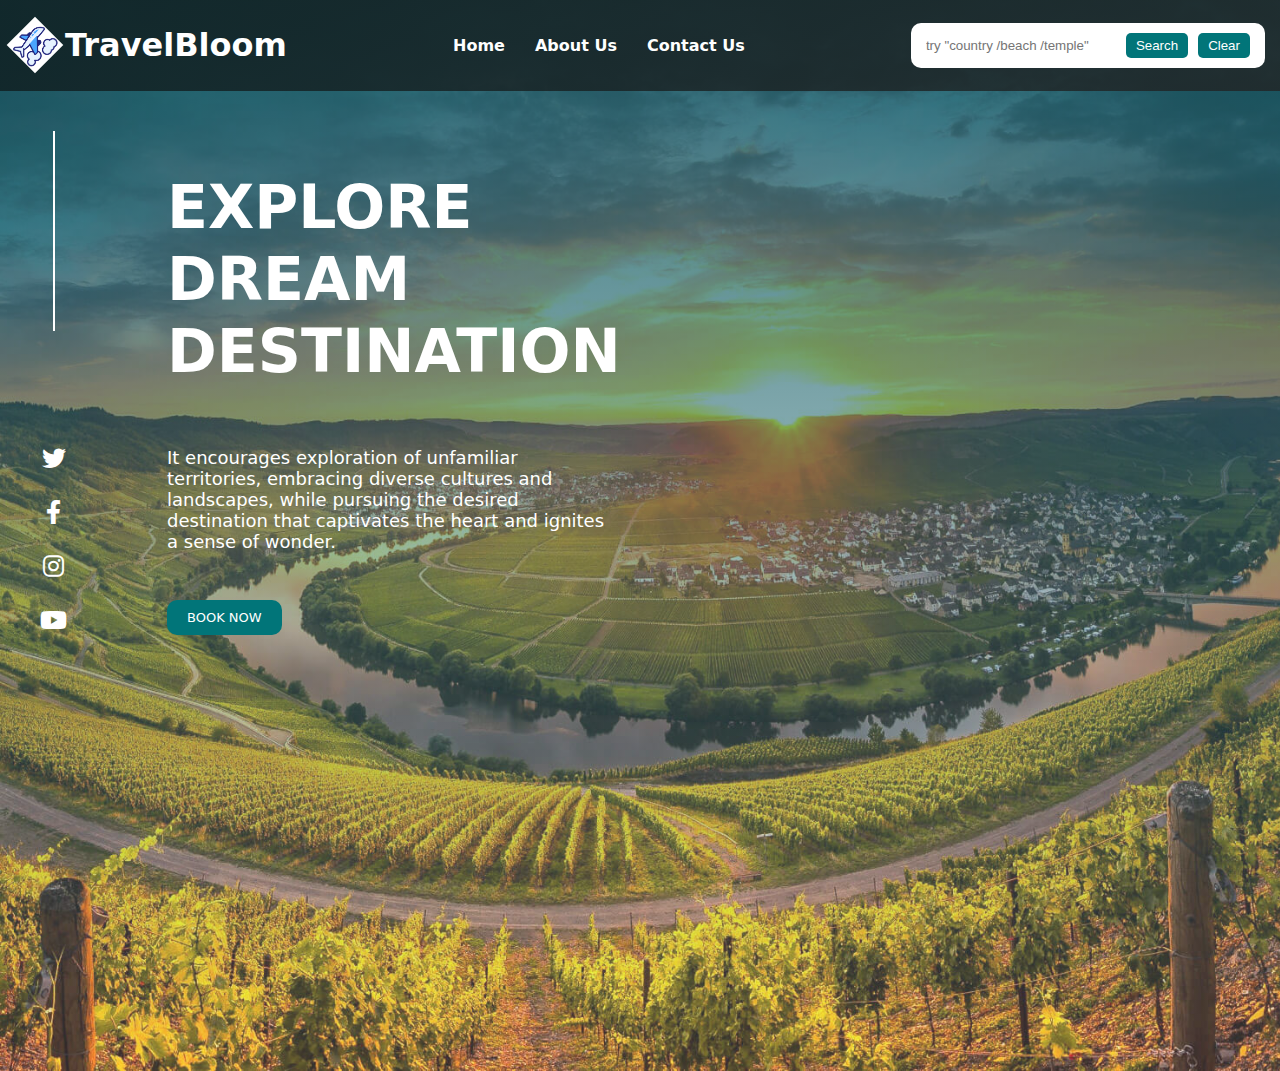
<file: index.html>
<!DOCTYPE html>
<html lang="en">

<head>
    <meta charset="UTF-8">
    <meta name="viewport" content="width=device-width, initial-scale=1.0">
    <link rel="stylesheet" href="https://cdnjs.cloudflare.com/ajax/libs/font-awesome/6.0.0-beta3/css/all.min.css">
    <link rel="stylesheet" href="travel_recommendation.css">
    <title>Travel Recommendation</title>
</head>

<body>
 
    <nav class="nav-bar">
        <div class="nav-logo">
            <img src="images/plane.png" alt="TravelBloom Logo">
            <h1>TravelBloom</h1>
        </div>
        <div class="nav-bar-link">
            <a href="#">Home</a>
            <a href="about_us.html">About Us</a>
            <a href="contact_us.html">Contact Us</a>
        </div>
        <div class="search-hub">
            <input type="text" id="searchInput" placeholder='try "country /beach /temple"'>
            <button type="submit" onclick="searchSuggests()">Search</button>
            <button type="reset"  onclick="clearSuggests()">Clear</button>
        </div>
    </nav>

    <main>

        <div class="main-section">
            <div class="social-media">
                <div class="line"></div>
                <a href="#"><i class="fab fa-twitter"></i></a>
                <a href="#"><i class="fab fa-facebook-f"></i></a>
                <a href="#"><i class="fab fa-instagram"></i></a>
                <a href="#"><i class="fab fa-youtube"></i></a>
            </div>

            <div class="main-content">
                <h1>EXPLORE<br>DREAM<br>DESTINATION</h1>
                <p>It encourages exploration of unfamiliar territories, embracing diverse cultures and landscapes, while
                    pursuing the desired destination that captivates the heart and ignites a sense of wonder.</p>
                <a href="#" class="btn">BOOK NOW</a>
            </div>

            <div id="suggest-data"></div>

        </div>

    </main>

    <script src="travel_recommendation.js"></script>

</body>

</html>
</file>
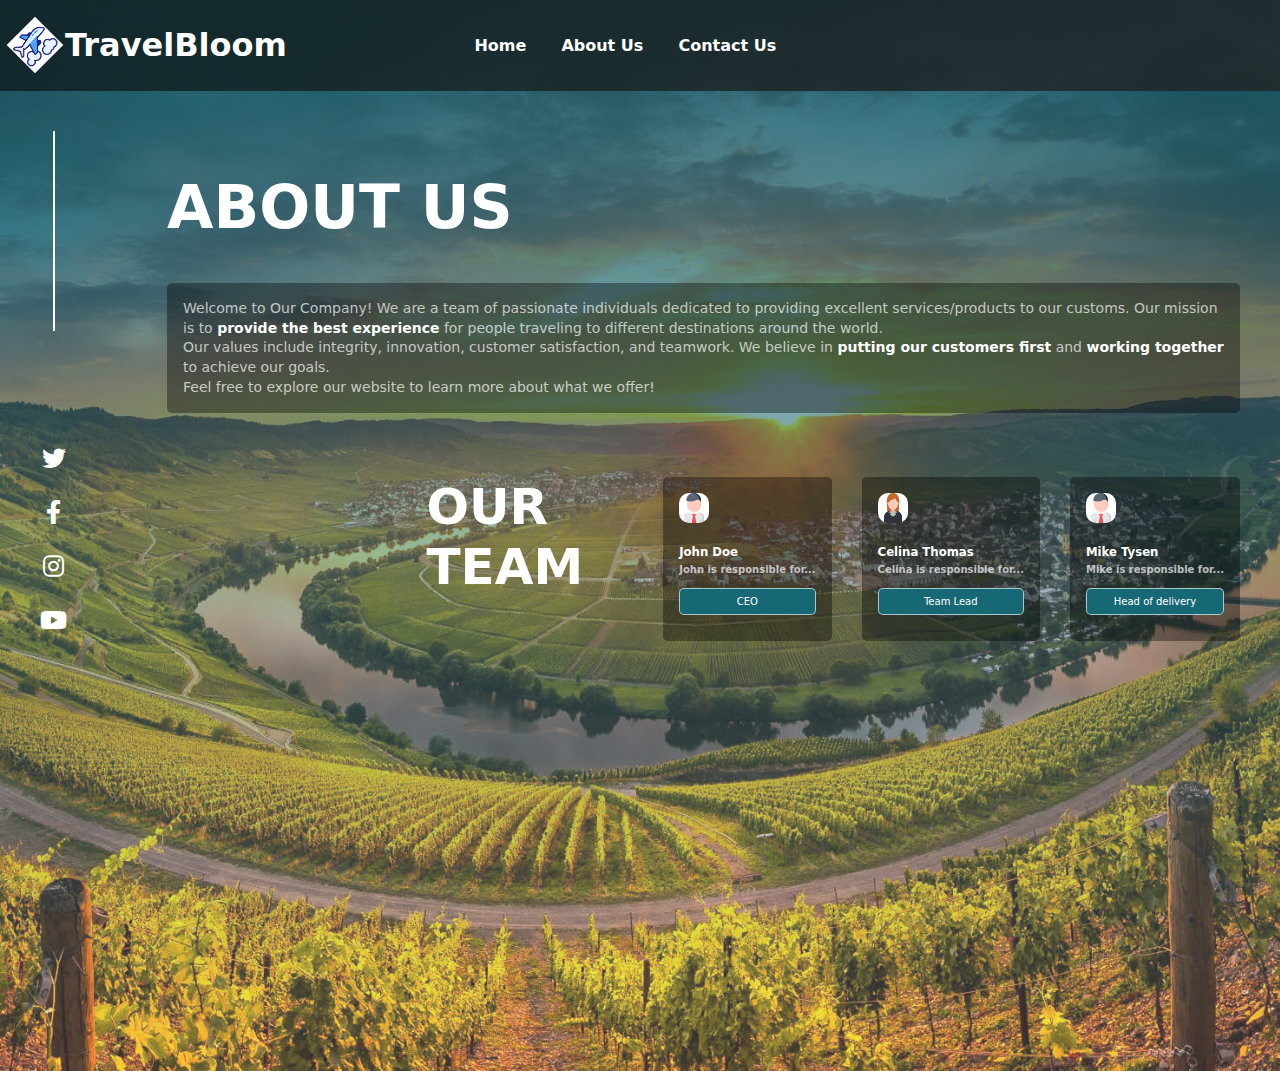
<file: about_us.html>
<!DOCTYPE html>
<html lang="en">

<head>
    <meta charset="UTF-8">
    <meta name="viewport" content="width=device-width, initial-scale=1.0">
    <link rel="stylesheet" href="https://cdnjs.cloudflare.com/ajax/libs/font-awesome/6.0.0-beta3/css/all.min.css">
    <link rel="stylesheet" href="travel_recommendation.css">
    <title>Travel Bloom</title>
</head>

<body>
    <nav class="nav-bar">
        <div class="nav-logo">
            <img src="images/plane.png" alt="TravelBloom Logo">
            <h1>TravelBloom</h1>
        </div>
        <div class="nav-bar-links">
            <a href="index.html">Home</a>
            <a href="#">About Us</a>
            <a href="contact_us.html">Contact Us</a>
        </div>
        <div class="search-container hide">
            <input type="text" id="searchInput" placeholder='try "country /beach /temple"'>
            <button>Search</button>
            <button>Clear</button>
        </div>
        
    </nav>

    <main>
        <div class="main-section">

            <div class="social-media">
                <div class="line"></div>
                <a href="#"><i class="fab fa-twitter"></i></a>
                <a href="#"><i class="fab fa-facebook-f"></i></a>
                <a href="#"><i class="fab fa-instagram"></i></a>
                <a href="#"><i class="fab fa-youtube"></i></a>
            </div>

            <div class="main-content-about">
                <div class="about-text">
                    <h1>About us</h1>
                    <p> Welcome to Our Company! We are a team of passionate individuals dedicated to providing excellent
                        services/products to our customs. Our mission is to <span class="bold">provide the best
                            experience</span> for people
                        traveling to different destinations around the world.<br> Our values include integrity,
                        innovation,
                        customer satisfaction, and teamwork. We believe in <span class="bold">putting our customers
                            first</span> and
                        <span class="bold">working together</span> to achieve our goals.<br> Feel free to explore our
                        website to learn more about what we
                        offer!
                    </p>
                </div>

                <div class="team-hub">

                    <h2>Our<br>team</h2>

                    <div class="team-card">
                        <img src="images/mannequin_male.png" alt="person">
                        <div class="details">
                            <h3>John Doe</h3>
                            <h4>John is responsible for...</h4>
                            <p>CEO</p>
                        </div>
                    </div>

                    <div class="team-card">
                        <img src="images/mannequin_female.png" alt="person">
                        <div class="details">
                            <h3>Celina Thomas</h3>
                            <h4>Celina is responsible for...</h4>
                            <p>Team Lead</p>
                        </div>
                    </div>

                    <div class="team-card">
                        <img src="images/mannequin_male.png" alt="person">
                        <div class="details">
                            <h3>Mike Tysen</h3>
                            <h4>Mike is responsible for...</h4>
                            <p>Head of delivery</p>
                        </div>
                    </div>

                </div>
                
            </div>
    </main>
</body>

</html>
</file>
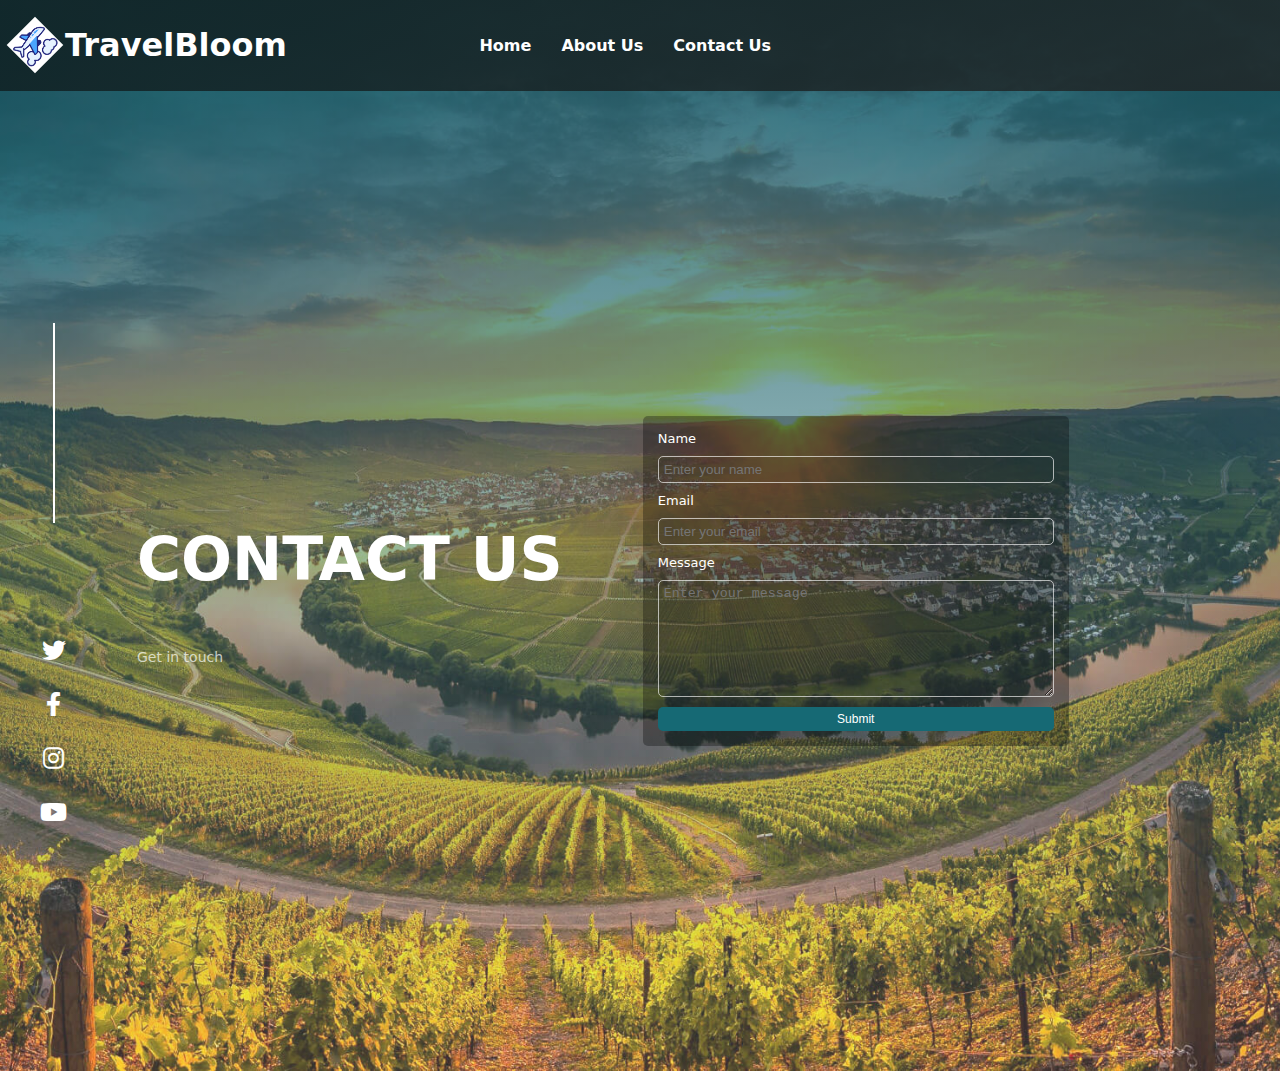
<file: contact_us.html>
<!DOCTYPE html>
<html lang="en">

<head>
    <meta charset="UTF-8">
    <meta name="viewport" content="width=device-width, initial-scale=1.0">
    <link rel="stylesheet" href="https://cdnjs.cloudflare.com/ajax/libs/font-awesome/6.0.0-beta3/css/all.min.css">
    <link rel="stylesheet" href="travel_recommendation.css">
    <title>Travel Bloom</title>
</head>

<body>
    <nav class="nav-bar">
        <div class="nav-logo">
            <img src="images/plane.png" alt="TravelBloom Logo">
            <h1>TravelBloom</h1>
        </div>
        <div class="nav-bar-link">
            <a href="index.html">Home</a>
            <a href="about_us.html">About Us</a>
            <a href="#">Contact Us</a>
        </div>
        <div class="search-container hide">
            <input type="text" id="searchInput" placeholder='try "country /beach /temple"'>
            <button>Search</button>
            <button>Clear</button>
        </div>
    </nav>
    <main>
        <div class="main-section-contact">
            <div class="social-media">
                <div class="line"></div>
                <a href="#"><i class="fab fa-twitter"></i></a>
                <a href="#"><i class="fab fa-facebook-f"></i></a>
                <a href="#"><i class="fab fa-instagram"></i></a>
                <a href="#"><i class="fab fa-youtube"></i></a>
            </div>

            <div class="main-content-contact">
                <h1>Contact Us</h1>
                <p>Get in touch</p>
            </div>
            <form action="#">
                <label for="name">Name</label>
                <input type="text" id="name" placeholder="Enter your name">
                <label for="email">Email</label>
                <input type="email" id="email" placeholder="Enter your email">
                <label for="message">Message</label>
                <textarea name="message" id="message" placeholder="Enter your message" rows="7"></textarea>
                <button>Submit</button>
            </form>


    </main>
</body>

</html>
</file>
<file: travel_recommendation.css>
/*** overall / homepage definitions ***/
body {
  font-family: system-ui;
  margin: 0;
  padding: 0;
  background-color: white;
  background: linear-gradient(
      to bottom,
      rgba(13, 88, 97, 0.864),
      rgba(255, 255, 255, 0.162)
    ),
    url("images/moselschleife.jpg") no-repeat;
  background-size: cover;
  color: white;
}

/*** navigation  ***/
.nav-bar {
  background-color: transparent;
  color: white;
  display: flex;
  justify-content: space-between;
  align-items: center;
  padding: 5px 15px;
  background-image: linear-gradient(to right, #101f21d6, #222222c7);
}
.nav-logo {
  display: flex;
  align-items: center;
}
.nav-logo img {
  width: 40px;
  margin-right: 10px;
  rotate: -45deg;  
}
.nav-bar a {
  color: white;
  text-decoration: none;
  margin: 0 15px;
  font-weight: bold;
}
.nav-bar a:hover {
  /*color: #ddd; */
  background-color: #0056b3;
}
.nav-bar-link {
    display: flex;
    justify-content: center;
    align-items: start;
  }

/*** search ***/  
.hide {
    visibility: hidden;
}

.search-hub {
  display: flex;
  align-items: center;
  padding: 10px;
  background-color: white;
  border-radius: 10px;
}

.search-hub input[type="text"] {
  padding: 5px;
  border: none;
  outline: none;
  border-radius: 5px;
  margin-right: 10px;
  width: 180px;
}

.search-hub button {
  padding: 5px 10px;
  border: none;
  background-color: #017579;
  color: white;
  border-radius: 5px;
  cursor: pointer;
  margin: 0px 5px;
}
.search-hub button:hover {
  background-color: #0056b3;
}

main {
  display: flex;
  padding: 40px;
  height: 100vh;
  position: relative;
}

.main-section {
  position: relative;
  display: flex;
  gap: 100px;
  height: 100vh;
}

.main-content {
    color: white;
    text-align: left;
    display: flex;
    flex-direction: column;
    align-items: start;
  }
    .main-content h1 {
    font-size: 60px;
    font-weight: bold;
    line-height: 1.2;
    text-transform: uppercase;
  }
    .main-content p {
    font-size: 18px;
    width: 450px;
    margin-top: 20px;
  }
    .main-content .btn {
    margin-top: 30px;
    padding: 10px 20px;
    background-color: #017579;
    color: white;
    font-size: 13px;
    border: none;
    cursor: pointer;
    border-radius: 10px;
    text-decoration: none;
  }
    .main-content .btn:hover {
    background-color: #0056b3;
  }

.social-media {
  display: flex;
  flex-direction: column;
  align-items: center;
  color: white;
}
.social-media i {
  font-size: 24px;
  margin: 15px 0;
  color: white;
}

.social-media i:hover {
  color: #638979;
}
.line {
  width: 2px;
  height: 200px;
  background-color: white;
  margin-bottom: 100px;
}

#suggest-data {
  color: white;
  text-align: left;
  display: flex;
  flex-direction: column;
  align-items: start;
  height: 500px;
  overflow-y: auto;
  padding: 20px;
  scroll-snap-type: y mandatory;
  scrollbar-width: none;
}

#suggest-data> .card {
  background-color: white;
  margin-bottom: 15px;
  color: black;
  width: 400px;
  border-radius: 5px;

  .card-data {
    padding: 10px;

    h3 {
      font-size: 17px;
    }

    p {
      color: rgba(0, 0, 0, 0.5);
      font-size: 13px;
    }

    button {
      background-color: #017579;
      border: none;
      padding: 5px 15px;
      border-radius: 5px;
      color: white;
    }
    button:hover {
      background-color: #0056b3;
      border: none;
      padding: 5px 15px;
      border-radius: 5px;
      color: white;
    }

  }
}

#suggest-data > .card > img {
  width: 100%;
  object-fit: cover;
  border-top-right-radius: 5px;
  border-top-left-radius: 5px;
}

/*****  our team   ******/
.main-content-about {
  color: white;
  text-align: left;
  display: flex;
  flex-direction: column;
  align-items: end;
  gap: 50px;
}

.about-text > h1 {
  font-size: 60px;
  font-weight: bold;
  line-height: 1.2;
  text-transform: uppercase;
}

.about-text > p {
  font-size: 14px;
  line-height: 1.4;
  color: rgba(255, 255, 255, 0.7);
  padding: 16px;
  border-radius: 5px;
  background-color: rgba(0, 0, 0, 0.37);
}

.team-hub {
  display: flex;
  align-items: start;
  gap: 30px;
}

.team-hub > h2 {
  font-size: 50px;
  font-weight: bold;
  line-height: 1.2;
  margin: 0px;
  margin-right: 50px;
  text-transform: uppercase;
}

.team-card {
  font-size: 10px;
  padding: 16px;
  border-radius: 5px;
  background-color: rgba(0, 0, 0, 0.37);
  position: relative;
  display: grid;
  gap: 10px;
  max-width: 250px;
}

.team-card > img {
  width: 30px;
  height: 30px;
  border-radius: 10px;
}

.team-card > .details > h3 {
  margin-bottom: 0px;
}

.team-card > .details > h4 {
  color: rgba(255, 255, 255, 0.7);
  margin-top: 5px;
}

.team-card > .details > p {
  background-color: rgb(22, 105, 116);
  border-radius: 5px;
  padding: 7px;
  border: 1px solid rgba(255, 255, 255, 0.639);
  text-align: center;
  max-width: 200px;
  font-size: 1em;
}

.bold {
  font-weight: bold;
  color: rgba(255, 255, 255, 1);
}

/*****  contact us   ******/
main {
  display: flex;
  padding: 40px;
}

.main-section-contact {
  position: relative;
  display: flex;
  justify-content: space-between;
  align-items: center;
  gap: 70px;
  height: 100vh;
}
.main-content-contact {
  color: white;
  text-align: left;
  display: flex;
  flex-direction: column;
  align-items: start;
  justify-content: center;
}
.main-content-contact > h1 {
  font-size: 60px;
  font-weight: bold;
  line-height: 1.2;
  text-transform: uppercase;
}
.main-content-contact > p {
  font-size: 14px;
  color: rgba(255, 255, 255, 0.7);
}

form {
  display: flex;
  flex-direction: column;
  justify-content: center;
  align-items: start;
  padding: 15px;
  border-radius: 5px;
  background-color: rgba(0, 0, 0, 0.3);
  margin-left: 10px;
  height: min-content;
  position: relative;
}
form > input,
form > textarea {
  margin-bottom: 10px;
  margin-top: 10px;
  margin-right: 0;
  width: 30vw;
  background-color: transparent;
  border: 1px solid rgba(255, 255, 255, 0.639);
  border-radius: 5px;
  padding: 5px;
}
form > label {
  font-size: 13px;
}
form > button {
  width: 100%;
  padding: 5px;
  border-radius: 5px;
  border: none;
  background-color: rgb(22, 105, 116);
  color: white;
  font-size: 12px;
}
form > button:hover {
    background-color: #0056b3;
}
</file>
